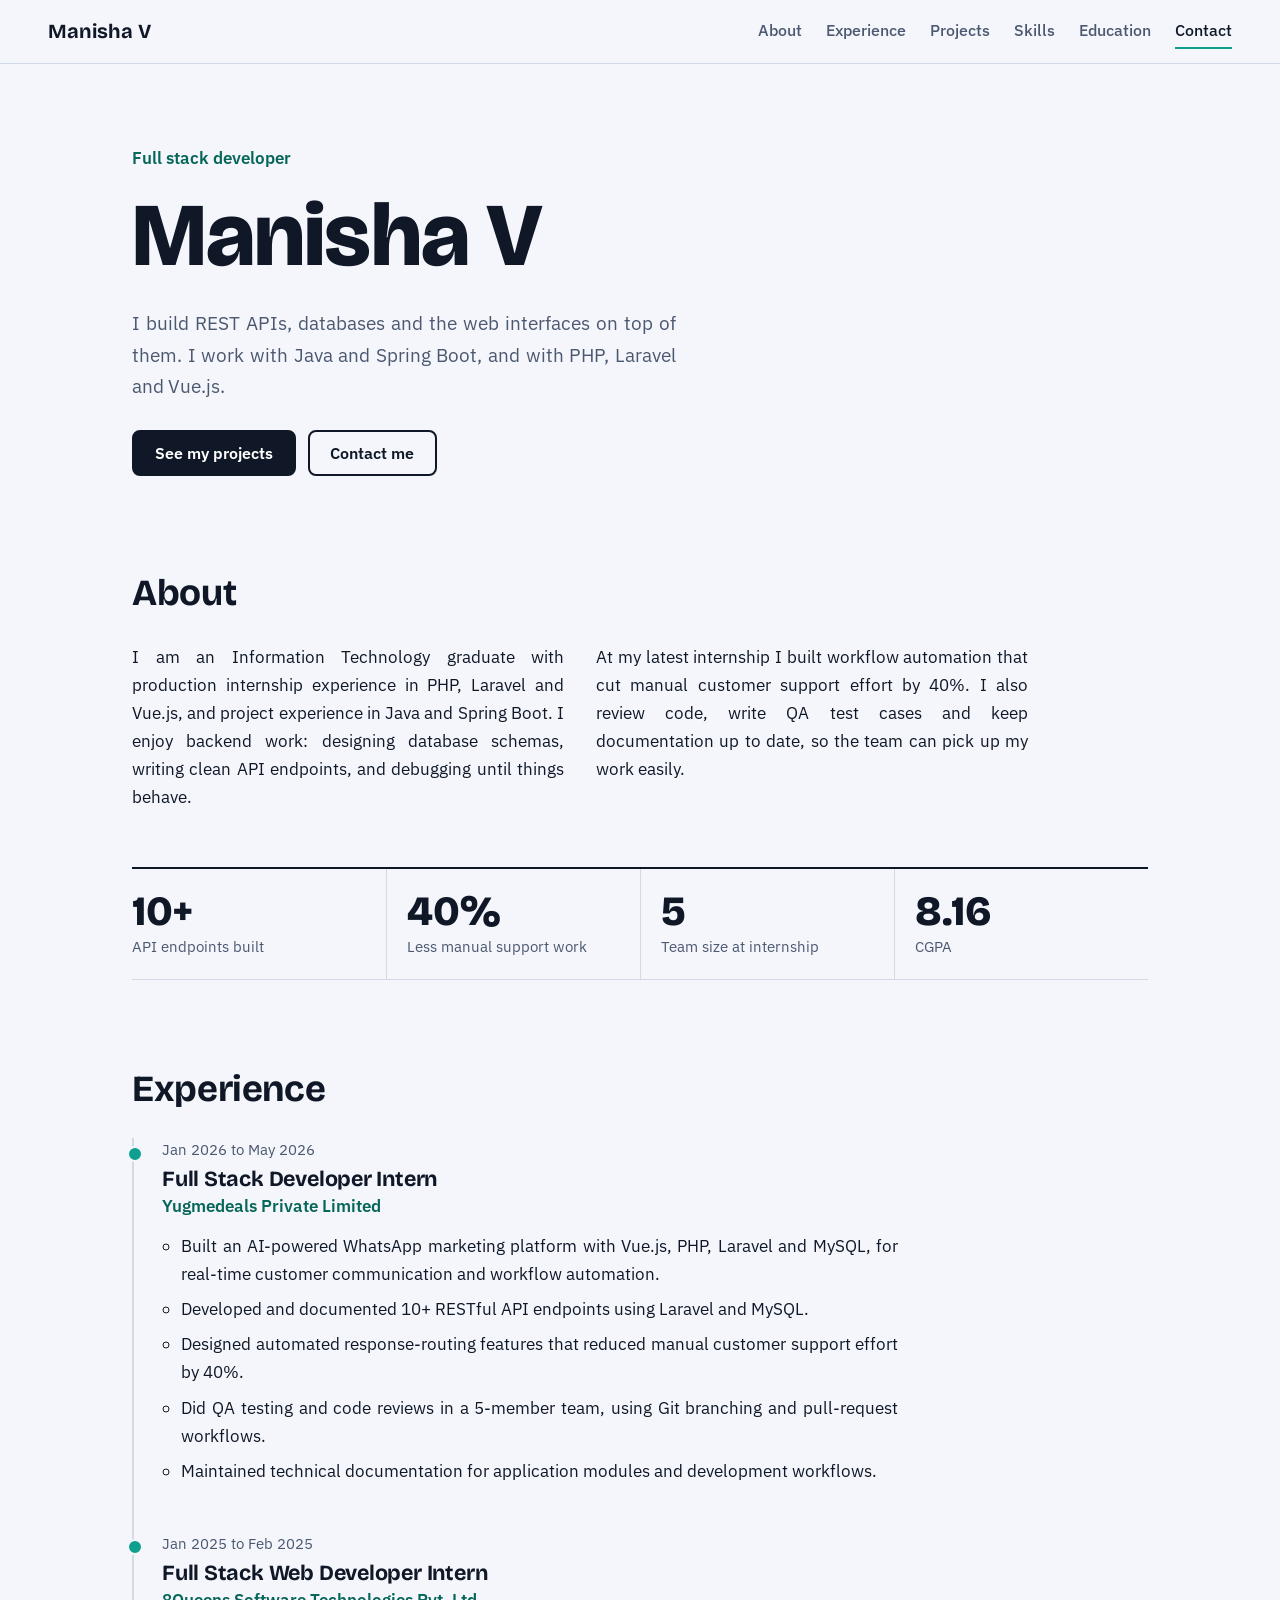
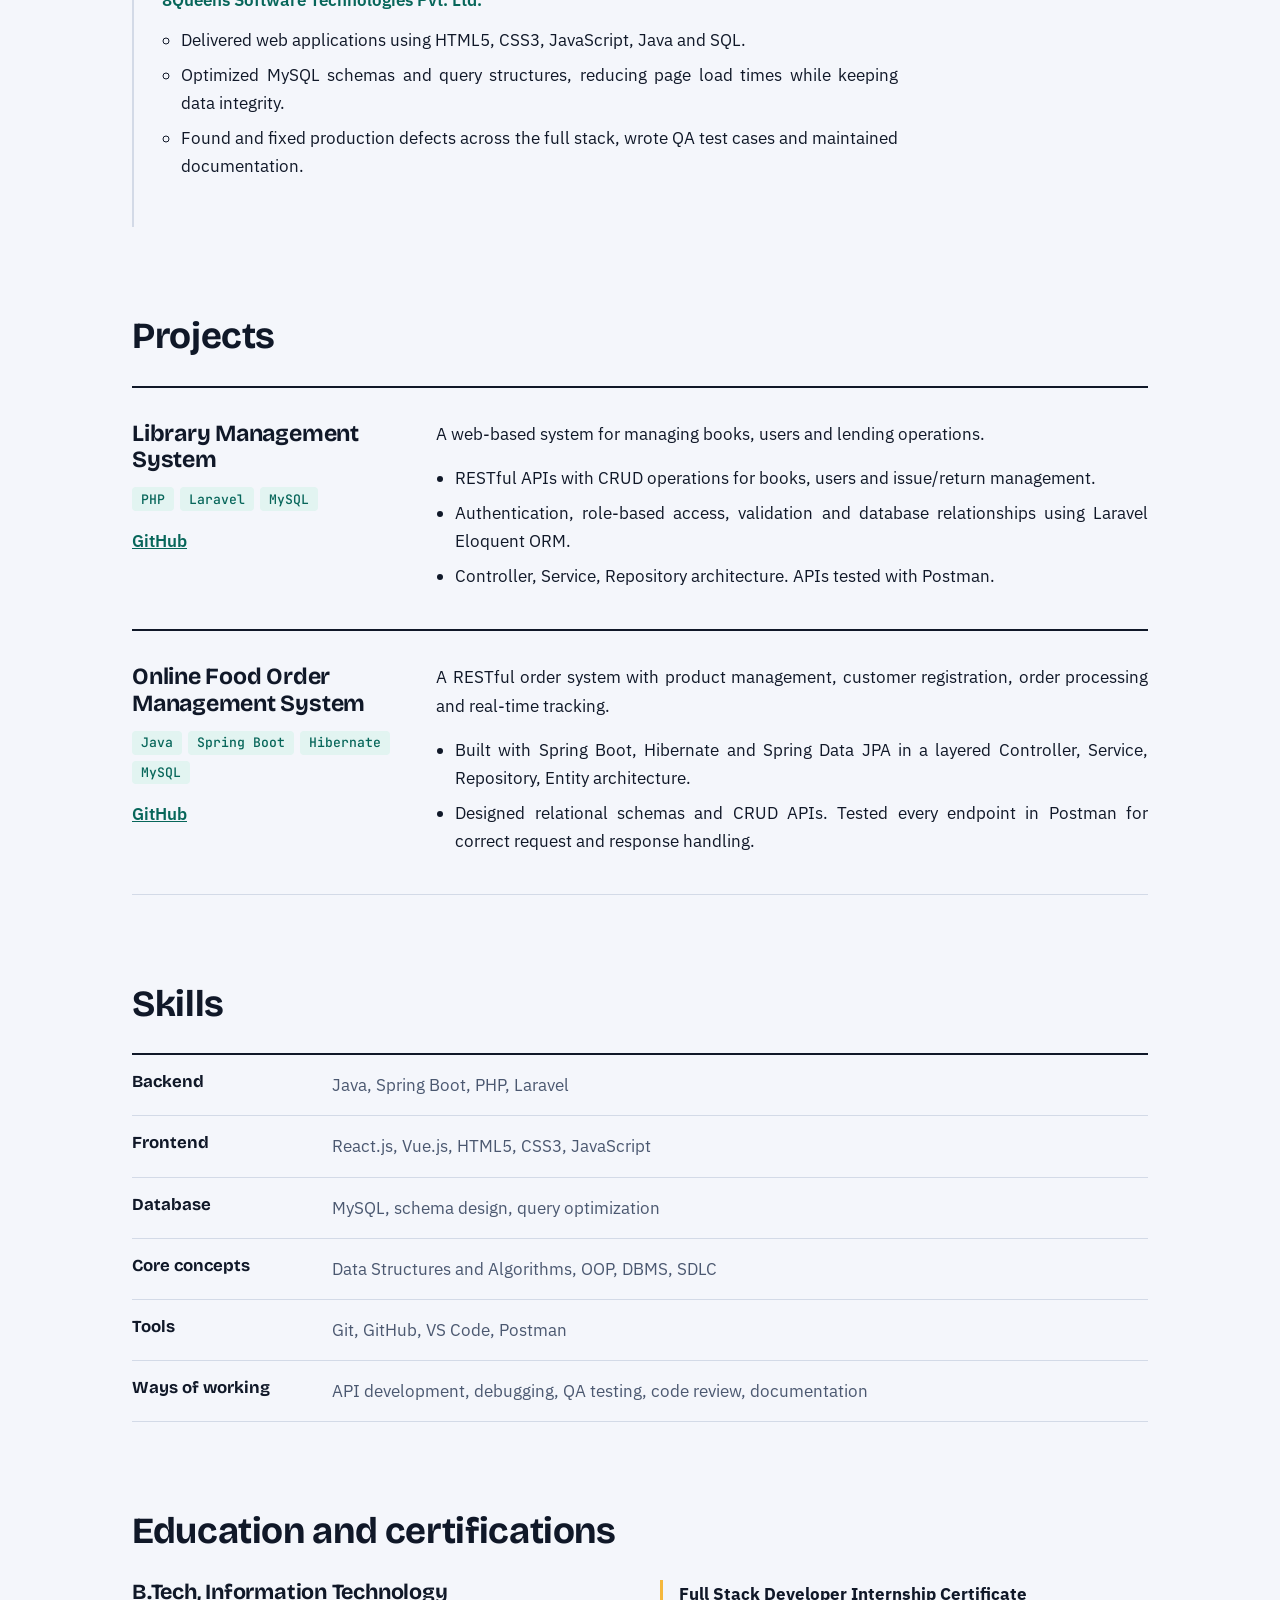
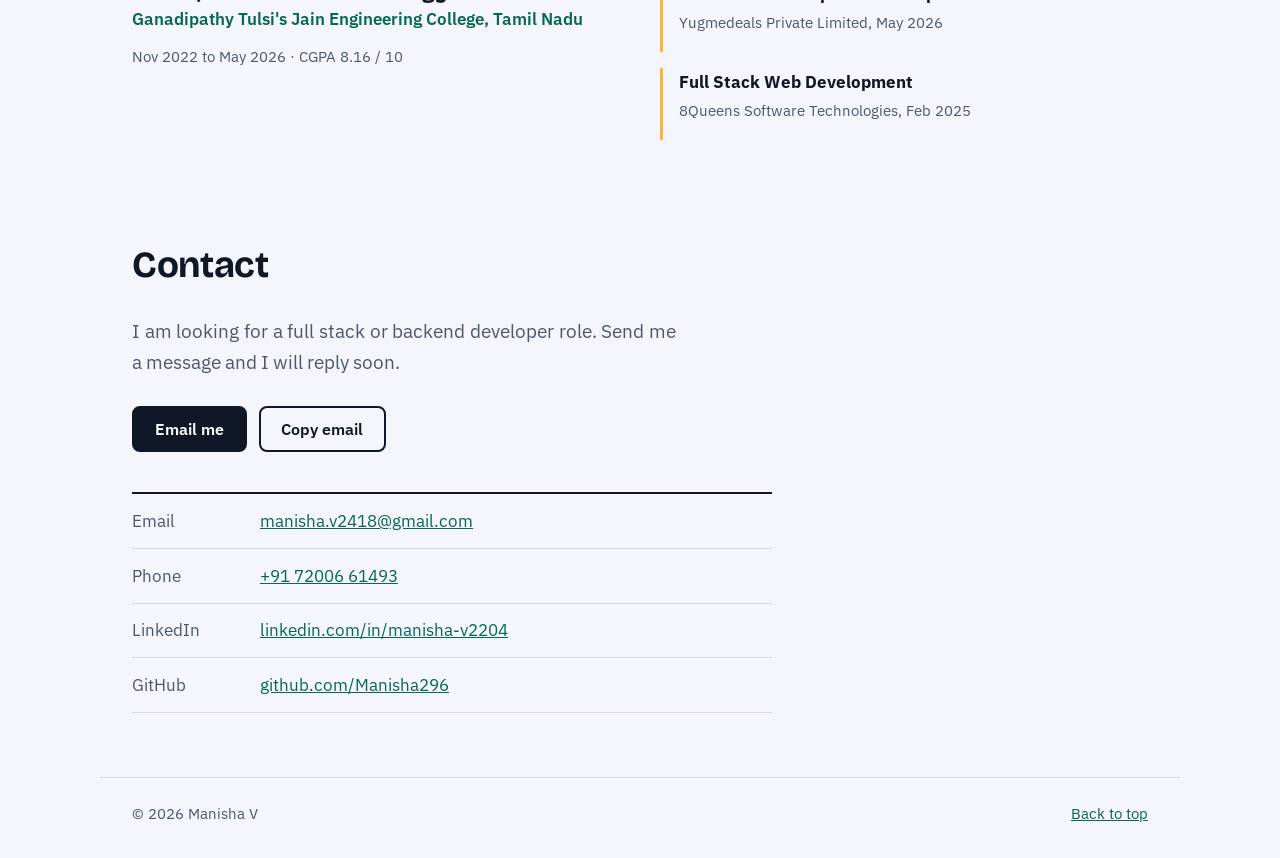
<file: portfolio/index.html>
<!DOCTYPE html>
<html lang="en">
<head>
<meta charset="UTF-8">
<meta name="viewport" content="width=device-width, initial-scale=1">
<title>Manisha V | Full Stack Developer</title>
<meta name="description" content="Portfolio of Manisha V, a full stack developer working with Java, Spring Boot, Laravel, Vue.js and MySQL.">
<link rel="preconnect" href="https://fonts.googleapis.com">
<link rel="preconnect" href="https://fonts.gstatic.com" crossorigin>
<link href="https://fonts.googleapis.com/css2?family=Bricolage+Grotesque:wght@600;700;800&family=IBM+Plex+Sans:wght@400;500;600&family=JetBrains+Mono:wght@400;500&display=swap" rel="stylesheet">
<link rel="stylesheet" href="style.css">
</head>
<body>

<header class="site-header">
  <a class="brand" href="#top">Manisha V</a>
  <button class="menu-btn" id="menuBtn" aria-label="Open menu" aria-expanded="false" aria-controls="nav">Menu</button>
  <nav id="nav" class="nav">
    <a href="#about">About</a>
    <a href="#experience">Experience</a>
    <a href="#projects">Projects</a>
    <a href="#skills">Skills</a>
    <a href="#education">Education</a>
    <a href="#contact">Contact</a>
  </nav>
</header>

<main id="top">

  <!-- HERO -->
  <section class="hero">
    <div class="hero-text">
      <p class="kicker">Full stack developer</p>
      <h1>Manisha V</h1>
      <p class="lead">I build REST APIs, databases and the web interfaces on top of them. I work with Java and Spring Boot, and with PHP, Laravel and Vue.js.</p>
      <div class="actions">
        <a class="btn primary" href="#projects">See my projects</a>
        <a class="btn" href="#contact">Contact me</a>
      </div>
    </div>
  </section>

  <!-- ABOUT -->
  <section id="about" class="section">
    <h2>About</h2>
    <div class="about">
      <p>I am an Information Technology graduate with production internship experience in PHP, Laravel and Vue.js, and project experience in Java and Spring Boot. I enjoy backend work: designing database schemas, writing clean API endpoints, and debugging until things behave.</p>
      <p>At my latest internship I built workflow automation that cut manual customer support effort by 40%. I also review code, write QA test cases and keep documentation up to date, so the team can pick up my work easily.</p>
    </div>
    <dl class="stats">
      <div><dt>API endpoints built</dt><dd>10+</dd></div>
      <div><dt>Less manual support work</dt><dd>40%</dd></div>
      <div><dt>Team size at internship</dt><dd>5</dd></div>
      <div><dt>CGPA</dt><dd>8.16</dd></div>
    </dl>
  </section>

  <!-- EXPERIENCE -->
  <section id="experience" class="section">
    <h2>Experience</h2>
    <ol class="timeline">
      <li>
        <p class="when">Jan 2026 to May 2026</p>
        <h3>Full Stack Developer Intern</h3>
        <p class="org">Yugmedeals Private Limited</p>
        <ul>
          <li>Built an AI-powered WhatsApp marketing platform with Vue.js, PHP, Laravel and MySQL, for real-time customer communication and workflow automation.</li>
          <li>Developed and documented 10+ RESTful API endpoints using Laravel and MySQL.</li>
          <li>Designed automated response-routing features that reduced manual customer support effort by 40%.</li>
          <li>Did QA testing and code reviews in a 5-member team, using Git branching and pull-request workflows.</li>
          <li>Maintained technical documentation for application modules and development workflows.</li>
        </ul>
      </li>
      <li>
        <p class="when">Jan 2025 to Feb 2025</p>
        <h3>Full Stack Web Developer Intern</h3>
        <p class="org">8Queens Software Technologies Pvt. Ltd.</p>
        <ul>
          <li>Delivered web applications using HTML5, CSS3, JavaScript, Java and SQL.</li>
          <li>Optimized MySQL schemas and query structures, reducing page load times while keeping data integrity.</li>
          <li>Found and fixed production defects across the full stack, wrote QA test cases and maintained documentation.</li>
        </ul>
      </li>
    </ol>
  </section>

  <!-- PROJECTS -->
  <section id="projects" class="section">
    <h2>Projects</h2>

    <article class="project">
      <div class="project-meta">
        <h3>Library Management System</h3>
        <ul class="tags"><li>PHP</li><li>Laravel</li><li>MySQL</li></ul>
        <div class="links">
          <a href="https://github.com/Manisha296" target="_blank" rel="noopener">GitHub</a>
        </div>
      </div>
      <div class="project-body">
        <p>A web-based system for managing books, users and lending operations.</p>
        <ul>
          <li>RESTful APIs with CRUD operations for books, users and issue/return management.</li>
          <li>Authentication, role-based access, validation and database relationships using Laravel Eloquent ORM.</li>
          <li>Controller, Service, Repository architecture. APIs tested with Postman.</li>
        </ul>
      </div>
    </article>

    <article class="project">
      <div class="project-meta">
        <h3>Online Food Order Management System</h3>
        <ul class="tags"><li>Java</li><li>Spring Boot</li><li>Hibernate</li><li>MySQL</li></ul>
        <div class="links">
          <a href="https://github.com/Manisha296" target="_blank" rel="noopener">GitHub</a>
        </div>
      </div>
      <div class="project-body">
        <p>A RESTful order system with product management, customer registration, order processing and real-time tracking.</p>
        <ul>
          <li>Built with Spring Boot, Hibernate and Spring Data JPA in a layered Controller, Service, Repository, Entity architecture.</li>
          <li>Designed relational schemas and CRUD APIs. Tested every endpoint in Postman for correct request and response handling.</li>
        </ul>
      </div>
    </article>
  </section>

  <!-- SKILLS -->
  <section id="skills" class="section">
    <h2>Skills</h2>
    <dl class="skills">
      <div><dt>Backend</dt><dd>Java, Spring Boot, PHP, Laravel</dd></div>
      <div><dt>Frontend</dt><dd>React.js, Vue.js, HTML5, CSS3, JavaScript</dd></div>
      <div><dt>Database</dt><dd>MySQL, schema design, query optimization</dd></div>
      <div><dt>Core concepts</dt><dd>Data Structures and Algorithms, OOP, DBMS, SDLC</dd></div>
      <div><dt>Tools</dt><dd>Git, GitHub, VS Code, Postman</dd></div>
      <div><dt>Ways of working</dt><dd>API development, debugging, QA testing, code review, documentation</dd></div>
    </dl>
  </section>

  <!-- EDUCATION -->
  <section id="education" class="section">
    <h2>Education and certifications</h2>
    <div class="edu">
      <div>
        <h3>B.Tech, Information Technology</h3>
        <p class="org">Ganadipathy Tulsi's Jain Engineering College, Tamil Nadu</p>
        <p class="when">Nov 2022 to May 2026 &middot; CGPA 8.16 / 10</p>
      </div>
      <ul class="certs">
        <li><strong>Full Stack Developer Internship Certificate</strong><span>Yugmedeals Private Limited, May 2026</span></li>
        <li><strong>Full Stack Web Development</strong><span>8Queens Software Technologies, Feb 2025</span></li>
      </ul>
    </div>
  </section>

  <!-- CONTACT -->
  <section id="contact" class="section contact">
    <h2>Contact</h2>
    <p class="lead">I am looking for a full stack or backend developer role. Send me a message and I will reply soon.</p>
    <div class="actions">
      <a class="btn primary" href="mailto:manisha.v2418@gmail.com">Email me</a>
      <button class="btn" id="copyBtn" type="button">Copy email</button>
    </div>
    <ul class="contact-list">
      <li><span>Email</span><a href="mailto:manisha.v2418@gmail.com">manisha.v2418@gmail.com</a></li>
      <li><span>Phone</span><a href="tel:+917200661493">+91 72006 61493</a></li>
      <li><span>LinkedIn</span><a href="https://linkedin.com/in/manisha-v2204" target="_blank" rel="noopener">linkedin.com/in/manisha-v2204</a></li>
      <li><span>GitHub</span><a href="https://github.com/Manisha296" target="_blank" rel="noopener">github.com/Manisha296</a></li>
    </ul>
    <p class="sr-only" id="copyStatus" role="status" aria-live="polite"></p>
  </section>

</main>

<footer class="site-footer">
  <p>&copy; <span id="year">2026</span> Manisha V</p>
  <a href="#top">Back to top</a>
</footer>

<script src="script.js"></script>
</body>
</html>
</file>
<file: portfolio/style.css>
:root {
  --bg: #f4f6fb;
  --ink: #101828;
  --muted: #4b5870;
  --line: #d3dae7;
  --panel: #0f1b2d;
  --panel-line: #243551;
  --accent: #0e9f8e;
  --accent-ink: #07665a;
  --warm: #f5b83d;
  --head: "Bricolage Grotesque", "Segoe UI", system-ui, sans-serif;
  --body: "IBM Plex Sans", "Segoe UI", system-ui, sans-serif;
  --mono: "JetBrains Mono", ui-monospace, Consolas, monospace;
}
 
*, *::before, *::after { box-sizing: border-box; }
html { scroll-behavior: smooth; scroll-padding-top: 72px; }
body {
  margin: 0;
  background: var(--bg);
  color: var(--ink);
  font: 400 1.0625rem/1.65 var(--body);
}
h1, h2, h3 { font-family: var(--head); line-height: 1.15; margin: 0; letter-spacing: -0.01em; }
p { margin: 0 0 1rem; }
a { color: var(--accent-ink); }
a:focus-visible, button:focus-visible {
  outline: 3px solid var(--warm);
  outline-offset: 3px;
}
.sr-only {
  position: absolute; width: 1px; height: 1px; overflow: hidden;
  clip: rect(0 0 0 0); white-space: nowrap;
}
 
/* Header */
.site-header {
  position: sticky; top: 0; z-index: 10;
  display: flex; align-items: center; justify-content: space-between;
  padding: 0.85rem clamp(1rem, 5vw, 3rem);
  background: rgba(244, 246, 251, 0.92);
  backdrop-filter: blur(8px);
  border-bottom: 1px solid var(--line);
}
.brand { font: 700 1.25rem var(--head); color: var(--ink); text-decoration: none; }
.nav { display: flex; gap: 1.5rem; }
.nav a {
  color: var(--muted); text-decoration: none; font-weight: 500; font-size: 0.97rem;
  padding: 0.25rem 0; border-bottom: 2px solid transparent;
}
.nav a:hover { color: var(--ink); }
.nav a.active { color: var(--ink); border-bottom-color: var(--accent); }
.menu-btn {
  display: none; font: 600 0.95rem var(--body); color: var(--ink);
  background: none; border: 1.5px solid var(--ink); border-radius: 6px; padding: 0.35rem 0.8rem;
}
 
/* Layout */
main, .site-footer { max-width: 1080px; margin: 0 auto; padding-left: clamp(1rem, 5vw, 2rem); padding-right: clamp(1rem, 5vw, 2rem); }
.section { padding: 4.5rem 0 1rem; }
.section > h2 { font-size: clamp(1.7rem, 3.2vw, 2.3rem); margin-bottom: 1.75rem; }
.lead { font-size: 1.2rem; color: var(--muted); max-width: 34rem; }
 
/* Hero */
.hero { padding: 5rem 0 1.5rem; }
.hero-text { max-width: 40rem; }
.kicker { font-weight: 600; color: var(--accent-ink); margin-bottom: 0.75rem; }
.hero h1 { font-size: clamp(3.2rem, 8vw, 5.6rem); font-weight: 800; margin-bottom: 1.25rem; }
.actions { display: flex; flex-wrap: wrap; gap: 0.75rem; margin-top: 1.75rem; }
.btn {
  display: inline-block; font: 600 1rem var(--body); text-decoration: none; cursor: pointer;
  color: var(--ink); background: transparent;
  border: 2px solid var(--ink); border-radius: 8px; padding: 0.7rem 1.3rem;
  transition: background 0.15s, color 0.15s;
}
.btn:hover { background: var(--ink); color: #fff; }
.btn.primary { background: var(--ink); color: #fff; }
.btn.primary:hover { background: var(--accent-ink); border-color: var(--accent-ink); }
 
/* API response panel (the memorable element) */
.request {
  background: var(--panel); color: #d9e2f2; border-radius: 12px; overflow: hidden;
  box-shadow: 10px 10px 0 var(--accent);
}
.req-bar {
  display: flex; align-items: center; gap: 0.75rem; flex-wrap: wrap;
  padding: 0.8rem 1rem; border-bottom: 1px solid var(--panel-line);
  font: 500 0.88rem var(--mono);
}
.method { color: var(--warm); font-weight: 500; }
.path { color: #fff; flex: 1; min-width: 0; overflow-wrap: anywhere; }
.status { color: #6ee7c8; }
.json {
  margin: 0; padding: 1.25rem 1.25rem 1.5rem; overflow-x: auto;
  font: 400 0.92rem/1.75 var(--mono);
}
.json i { font-style: normal; }
.json .k { color: #8fb4ff; }
.json .s { color: #8be0c3; }
.json .n { color: var(--warm); }
.ln { display: inline-block; }
.js .ln { opacity: 0; }
.js .ln.on { opacity: 1; }
 
/* About */
.about { display: grid; grid-template-columns: 1fr 1fr; gap: 2rem; max-width: 56rem; }
.stats {
  display: grid; grid-template-columns: repeat(4, 1fr);
  margin: 2.5rem 0 0; border-top: 2px solid var(--ink); border-bottom: 1px solid var(--line);
}
.stats div { padding: 1.25rem 1rem 1.25rem 0; }
.stats div + div { padding-left: 1.25rem; border-left: 1px solid var(--line); }
.stats dt { color: var(--muted); font-size: 0.93rem; order: 2; }
.stats dd { margin: 0; font: 800 2.6rem var(--head); line-height: 1.1; }
.stats div { display: flex; flex-direction: column; }
 
/* Timeline (a real sequence, so it gets a line) */
.timeline { list-style: none; margin: 0; padding: 0 0 0 1.75rem; border-left: 2px solid var(--line); }
.timeline > li { position: relative; padding-bottom: 2.5rem; }
.timeline > li::before {
  content: ""; position: absolute; left: calc(-1.75rem - 7px); top: 0.45rem;
  width: 12px; height: 12px; border-radius: 50%; background: var(--accent); border: 2px solid var(--bg);
  box-sizing: content-box;
}
.when { color: var(--muted); font-size: 0.93rem; margin-bottom: 0.25rem; }
.timeline h3, .edu h3 { font-size: 1.35rem; }
.org { color: var(--accent-ink); font-weight: 600; margin-bottom: 0.75rem; }
.timeline ul, .project-body ul { margin: 0; padding-left: 1.2rem; max-width: 46rem; }
.timeline ul li, .project-body ul li { margin-bottom: 0.45rem; }
 
/* Projects */
.project {
  display: grid; grid-template-columns: 17rem 1fr; gap: 2rem;
  padding: 2rem 0; border-top: 2px solid var(--ink);
}
.project:last-of-type { border-bottom: 1px solid var(--line); }
.project h3 { font-size: 1.45rem; margin-bottom: 0.9rem; }
.tags { list-style: none; display: flex; flex-wrap: wrap; gap: 0.4rem; padding: 0; margin: 0 0 1rem; }
.tags li {
  font: 500 0.82rem var(--mono); background: #e2f4f1; color: var(--accent-ink);
  padding: 0.2rem 0.55rem; border-radius: 4px;
}
.links a { font-weight: 600; }
 
/* Skills */
.skills { margin: 0; border-top: 2px solid var(--ink); }
.skills div {
  display: grid; grid-template-columns: 11rem 1fr; gap: 1.5rem;
  padding: 1rem 0; border-bottom: 1px solid var(--line);
}
.skills dt { font: 700 1.05rem var(--head); }
.skills dd { margin: 0; color: var(--muted); }
 
/* Education */
.edu { display: grid; grid-template-columns: 1fr 1fr; gap: 2.5rem; }
.certs { list-style: none; margin: 0; padding: 0; }
.certs li { padding: 0 0 1rem 1rem; margin-bottom: 1rem; border-left: 3px solid var(--warm); }
.certs strong { display: block; }
.certs span { color: var(--muted); font-size: 0.95rem; }
 
/* Contact */
.contact { padding-bottom: 4rem; }
.contact-list { list-style: none; margin: 2.5rem 0 0; padding: 0; border-top: 2px solid var(--ink); max-width: 40rem; }
.contact-list li {
  display: grid; grid-template-columns: 7rem 1fr; gap: 1rem;
  padding: 0.8rem 0; border-bottom: 1px solid var(--line);
}
.contact-list span { color: var(--muted); }
.contact-list a { overflow-wrap: anywhere; }
 
/* Footer */
.site-footer {
  display: flex; justify-content: space-between; gap: 1rem;
  padding-top: 1.5rem; padding-bottom: 2rem; border-top: 1px solid var(--line);
  color: var(--muted); font-size: 0.93rem;
}
.site-footer p { margin: 0; }
 
/* Responsive */
@media (max-width: 900px) {
  .hero { padding-top: 3rem; }
  .about, .edu { grid-template-columns: 1fr; }
  .stats { grid-template-columns: repeat(2, 1fr); }
  .stats div:nth-child(3) { padding-left: 0; border-left: 0; }
  .stats div:nth-child(n+3) { border-top: 1px solid var(--line); }
  .project { grid-template-columns: 1fr; gap: 1rem; }
}
@media (max-width: 760px) {
  .menu-btn { display: block; }
  .nav {
    display: none; position: absolute; top: 100%; left: 0; right: 0;
    flex-direction: column; gap: 0; background: var(--bg);
    border-bottom: 1px solid var(--line); padding: 0.5rem clamp(1rem, 5vw, 3rem) 1rem;
  }
  .nav.open { display: flex; }
  .nav a { padding: 0.7rem 0; border-bottom: 1px solid var(--line); }
  .skills div { grid-template-columns: 1fr; gap: 0.2rem; }
  .contact-list li { grid-template-columns: 1fr; gap: 0; }
  .request { box-shadow: 6px 6px 0 var(--accent); }
}
@media (prefers-reduced-motion: reduce) {
  html { scroll-behavior: auto; }
  .btn { transition: none; }
}
 
/* Justified paragraphs */
.lead,
.about p,
.timeline li li,
.project-body p,
.project-body li {
  text-align: justify;
  hyphens: auto;
  -webkit-hyphens: auto;
}
@media (max-width: 480px) {
  /* very narrow screens: justified text leaves gaps, so keep it left aligned */
  .lead, .about p, .timeline li li, .project-body p, .project-body li {
    text-align: left;
  }
}
</file>
